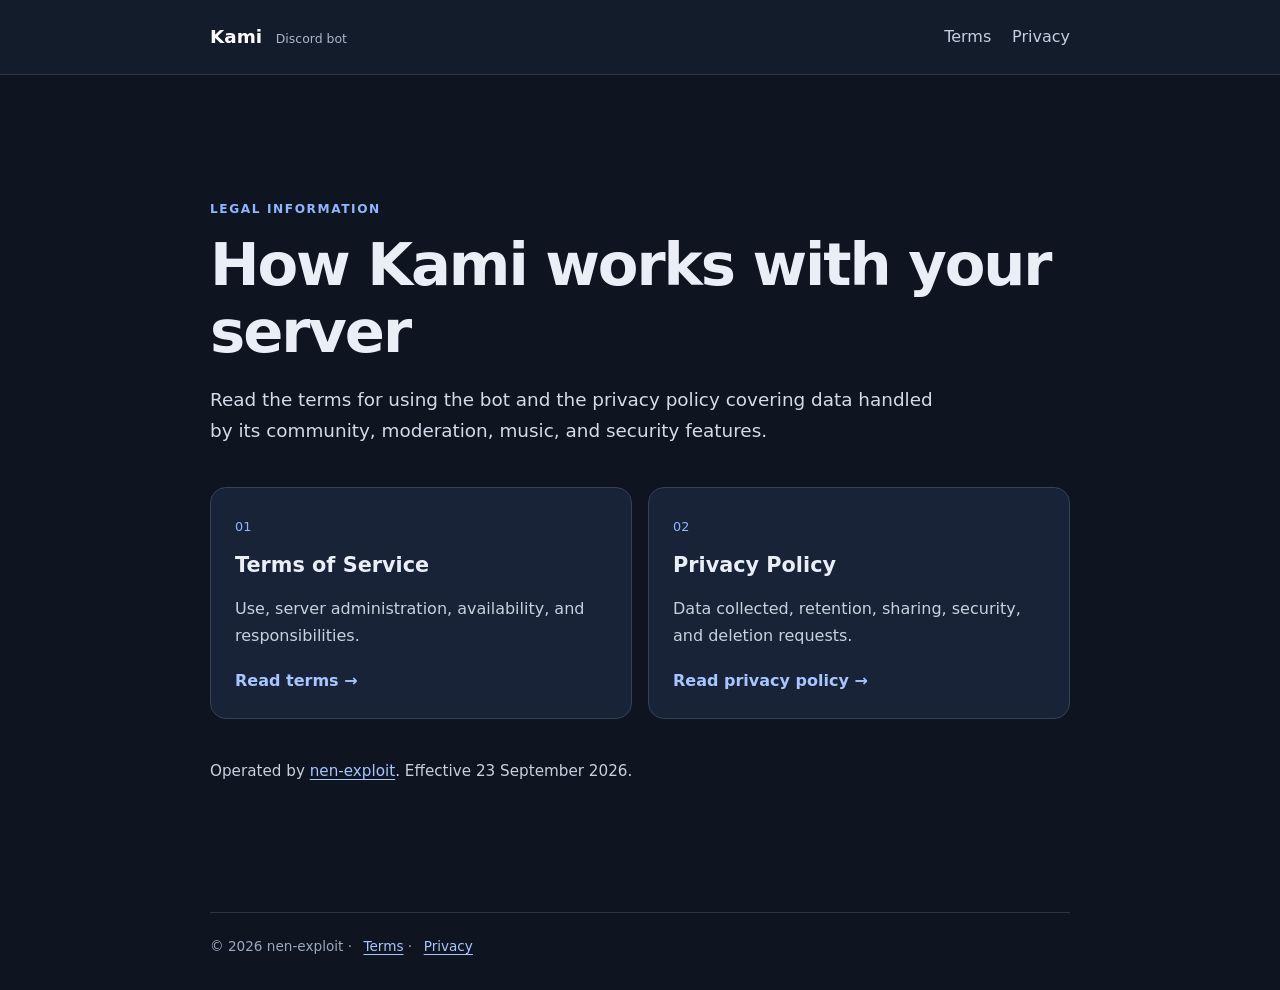
<file: index.html>
<!doctype html>
<html lang="en">
<head>
  <meta charset="utf-8">
  <meta name="viewport" content="width=device-width, initial-scale=1">
  <meta name="description" content="Terms of Service and Privacy Policy for the Kami Discord bot.">
  <title>Kami bot · Legal</title>
  <link rel="stylesheet" href="site.css">
</head>
<body>
  <header class="site-header"><div class="wrap"><a class="brand" href="./">Kami <span>Discord bot</span></a><nav aria-label="Legal pages"><a href="terms.html">Terms</a><a href="privacy.html">Privacy</a></nav></div></header>
  <main class="wrap landing">
    <p class="eyebrow">LEGAL INFORMATION</p>
    <h1>How Kami works with your server</h1>
    <p class="lead">Read the terms for using the bot and the privacy policy covering data handled by its community, moderation, music, and security features.</p>
    <div class="cards">
      <a class="card" href="terms.html"><span>01</span><h2>Terms of Service</h2><p>Use, server administration, availability, and responsibilities.</p><strong>Read terms →</strong></a>
      <a class="card" href="privacy.html"><span>02</span><h2>Privacy Policy</h2><p>Data collected, retention, sharing, security, and deletion requests.</p><strong>Read privacy policy →</strong></a>
    </div>
    <p class="contact">Operated by <a href="https://github.com/nen-exploit">nen-exploit</a>. Effective 23 September 2026.</p>
  </main>
  <footer class="wrap">© 2026 nen-exploit · <a href="terms.html">Terms</a> · <a href="privacy.html">Privacy</a></footer>
</body>
</html>
</file>
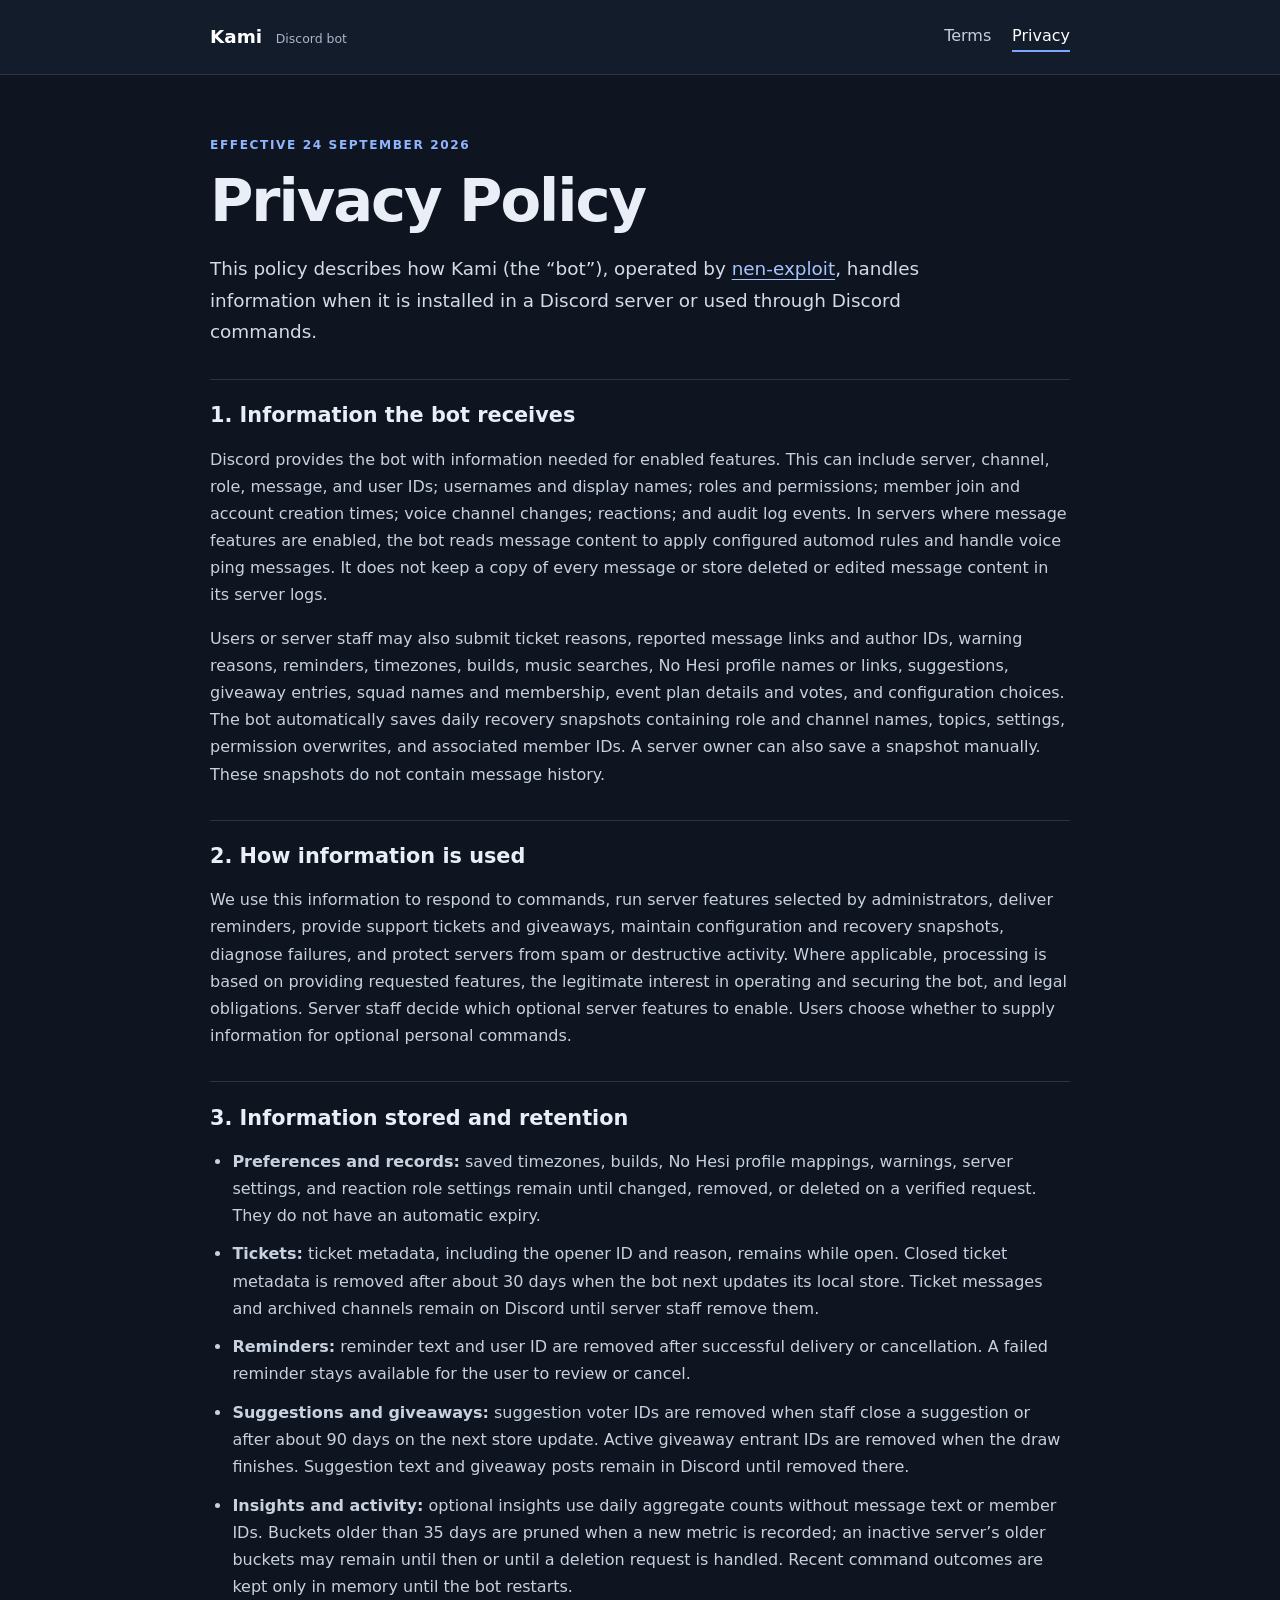
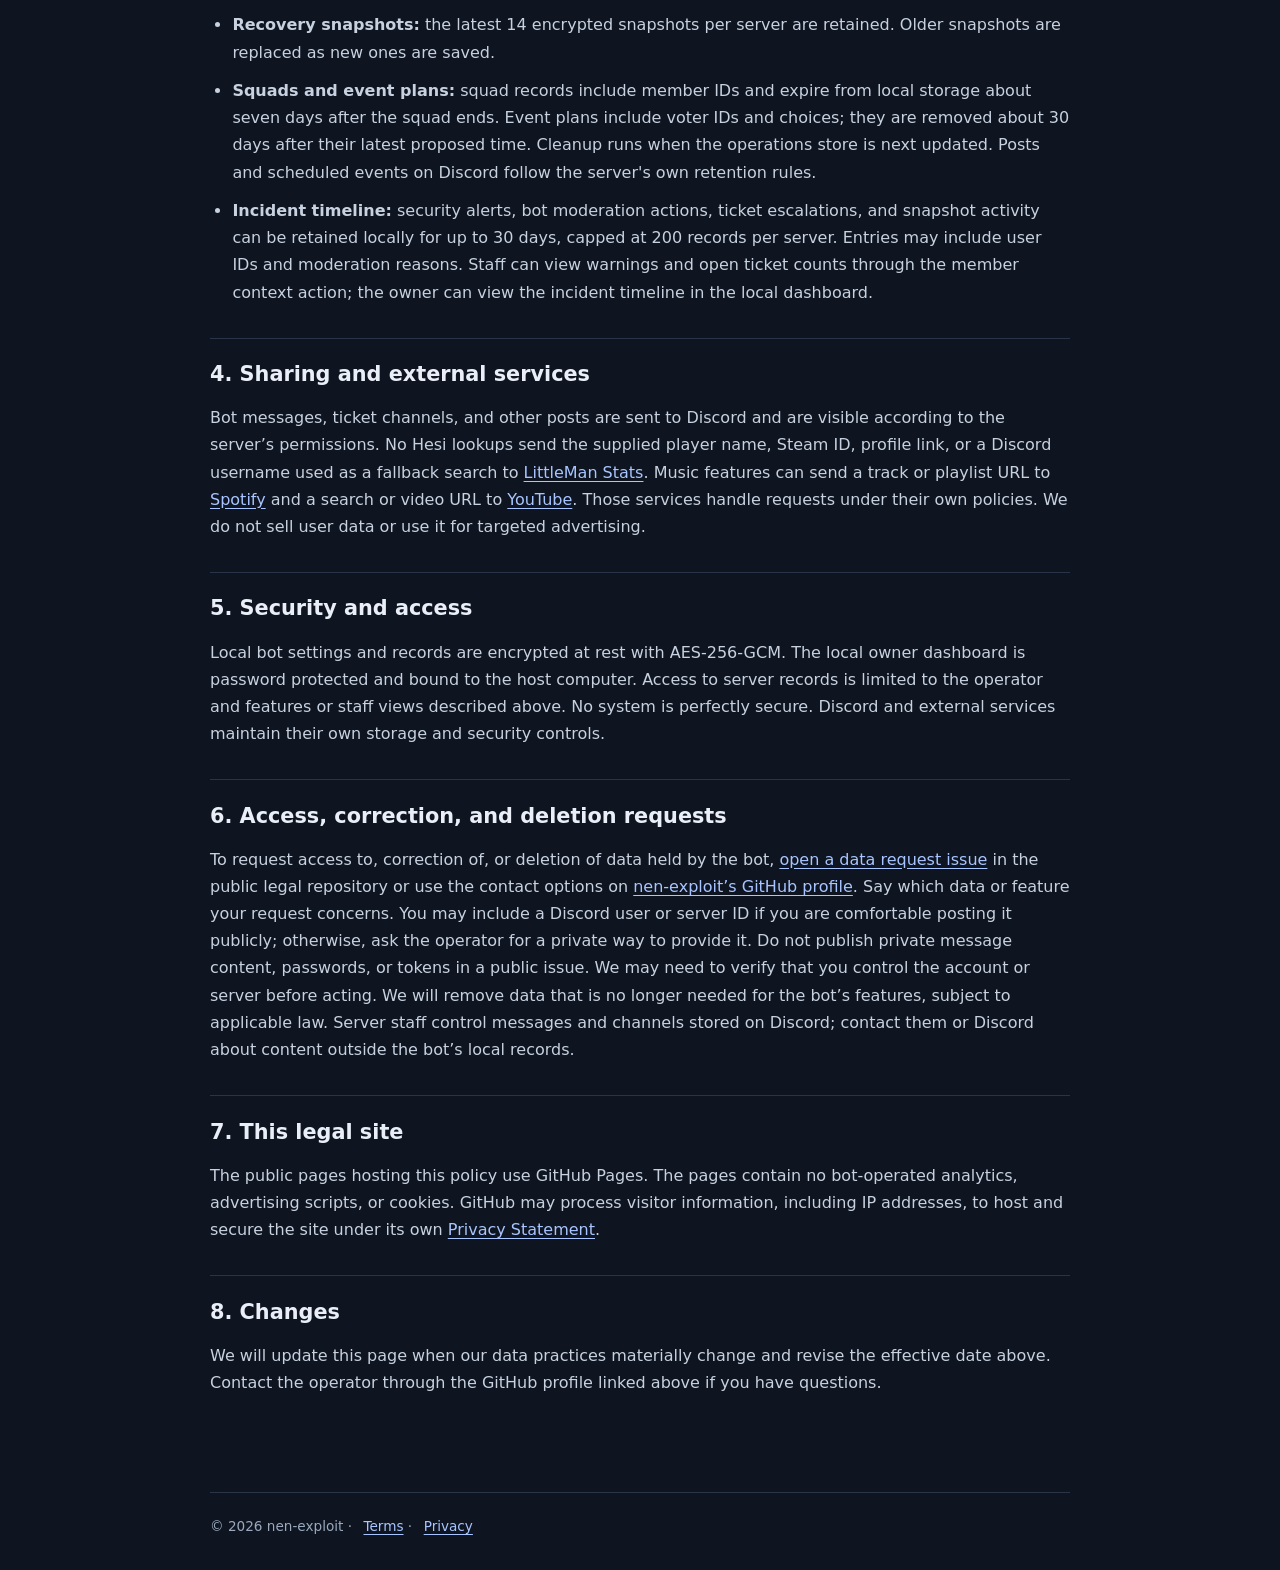
<file: privacy.html>
<!doctype html>
<html lang="en">
<head>
  <meta charset="utf-8">
  <meta name="viewport" content="width=device-width, initial-scale=1">
  <meta name="description" content="Privacy Policy for the Kami Discord bot.">
  <title>Privacy Policy · Kami bot</title>
  <link rel="stylesheet" href="site.css">
</head>
<body>
  <header class="site-header"><div class="wrap"><a class="brand" href="./">Kami <span>Discord bot</span></a><nav aria-label="Legal pages"><a href="terms.html">Terms</a><a aria-current="page" href="privacy.html">Privacy</a></nav></div></header>
  <main class="wrap document">
    <p class="eyebrow">EFFECTIVE 24 SEPTEMBER 2026</p>
    <h1>Privacy Policy</h1>
    <p class="lead">This policy describes how Kami (the “bot”), operated by <a href="https://github.com/nen-exploit">nen-exploit</a>, handles information when it is installed in a Discord server or used through Discord commands.</p>

    <h2>1. Information the bot receives</h2>
    <p>Discord provides the bot with information needed for enabled features. This can include server, channel, role, message, and user IDs; usernames and display names; roles and permissions; member join and account creation times; voice channel changes; reactions; and audit log events. In servers where message features are enabled, the bot reads message content to apply configured automod rules and handle voice ping messages. It does not keep a copy of every message or store deleted or edited message content in its server logs.</p>
    <p>Users or server staff may also submit ticket reasons, reported message links and author IDs, warning reasons, reminders, timezones, builds, music searches, No Hesi profile names or links, suggestions, giveaway entries, squad names and membership, event plan details and votes, and configuration choices. The bot automatically saves daily recovery snapshots containing role and channel names, topics, settings, permission overwrites, and associated member IDs. A server owner can also save a snapshot manually. These snapshots do not contain message history.</p>

    <h2>2. How information is used</h2>
    <p>We use this information to respond to commands, run server features selected by administrators, deliver reminders, provide support tickets and giveaways, maintain configuration and recovery snapshots, diagnose failures, and protect servers from spam or destructive activity. Where applicable, processing is based on providing requested features, the legitimate interest in operating and securing the bot, and legal obligations. Server staff decide which optional server features to enable. Users choose whether to supply information for optional personal commands.</p>

    <h2>3. Information stored and retention</h2>
    <ul>
      <li><strong>Preferences and records:</strong> saved timezones, builds, No Hesi profile mappings, warnings, server settings, and reaction role settings remain until changed, removed, or deleted on a verified request. They do not have an automatic expiry.</li>
      <li><strong>Tickets:</strong> ticket metadata, including the opener ID and reason, remains while open. Closed ticket metadata is removed after about 30 days when the bot next updates its local store. Ticket messages and archived channels remain on Discord until server staff remove them.</li>
      <li><strong>Reminders:</strong> reminder text and user ID are removed after successful delivery or cancellation. A failed reminder stays available for the user to review or cancel.</li>
      <li><strong>Suggestions and giveaways:</strong> suggestion voter IDs are removed when staff close a suggestion or after about 90 days on the next store update. Active giveaway entrant IDs are removed when the draw finishes. Suggestion text and giveaway posts remain in Discord until removed there.</li>
      <li><strong>Insights and activity:</strong> optional insights use daily aggregate counts without message text or member IDs. Buckets older than 35 days are pruned when a new metric is recorded; an inactive server’s older buckets may remain until then or until a deletion request is handled. Recent command outcomes are kept only in memory until the bot restarts.</li>
      <li><strong>Recovery snapshots:</strong> the latest 14 encrypted snapshots per server are retained. Older snapshots are replaced as new ones are saved.</li>
      <li><strong>Squads and event plans:</strong> squad records include member IDs and expire from local storage about seven days after the squad ends. Event plans include voter IDs and choices; they are removed about 30 days after their latest proposed time. Cleanup runs when the operations store is next updated. Posts and scheduled events on Discord follow the server's own retention rules.</li>
      <li><strong>Incident timeline:</strong> security alerts, bot moderation actions, ticket escalations, and snapshot activity can be retained locally for up to 30 days, capped at 200 records per server. Entries may include user IDs and moderation reasons. Staff can view warnings and open ticket counts through the member context action; the owner can view the incident timeline in the local dashboard.</li>
    </ul>

    <h2>4. Sharing and external services</h2>
    <p>Bot messages, ticket channels, and other posts are sent to Discord and are visible according to the server’s permissions. No Hesi lookups send the supplied player name, Steam ID, profile link, or a Discord username used as a fallback search to <a href="https://stats.littleman.dev/">LittleMan Stats</a>. Music features can send a track or playlist URL to <a href="https://www.spotify.com/">Spotify</a> and a search or video URL to <a href="https://www.youtube.com/">YouTube</a>. Those services handle requests under their own policies. We do not sell user data or use it for targeted advertising.</p>

    <h2>5. Security and access</h2>
    <p>Local bot settings and records are encrypted at rest with AES-256-GCM. The local owner dashboard is password protected and bound to the host computer. Access to server records is limited to the operator and features or staff views described above. No system is perfectly secure. Discord and external services maintain their own storage and security controls.</p>

    <h2>6. Access, correction, and deletion requests</h2>
    <p>To request access to, correction of, or deletion of data held by the bot, <a href="https://github.com/nen-exploit/dsv1-legal/issues/new?template=data-request.yml">open a data request issue</a> in the public legal repository or use the contact options on <a href="https://github.com/nen-exploit">nen-exploit’s GitHub profile</a>. Say which data or feature your request concerns. You may include a Discord user or server ID if you are comfortable posting it publicly; otherwise, ask the operator for a private way to provide it. Do not publish private message content, passwords, or tokens in a public issue. We may need to verify that you control the account or server before acting. We will remove data that is no longer needed for the bot’s features, subject to applicable law. Server staff control messages and channels stored on Discord; contact them or Discord about content outside the bot’s local records.</p>

    <h2>7. This legal site</h2>
    <p>The public pages hosting this policy use GitHub Pages. The pages contain no bot-operated analytics, advertising scripts, or cookies. GitHub may process visitor information, including IP addresses, to host and secure the site under its own <a href="https://docs.github.com/en/site-policy/privacy-policies/github-general-privacy-statement">Privacy Statement</a>.</p>

    <h2>8. Changes</h2>
    <p>We will update this page when our data practices materially change and revise the effective date above. Contact the operator through the GitHub profile linked above if you have questions.</p>
  </main>
  <footer class="wrap">© 2026 nen-exploit · <a href="terms.html">Terms</a> · <a href="privacy.html">Privacy</a></footer>
</body>
</html>
</file>
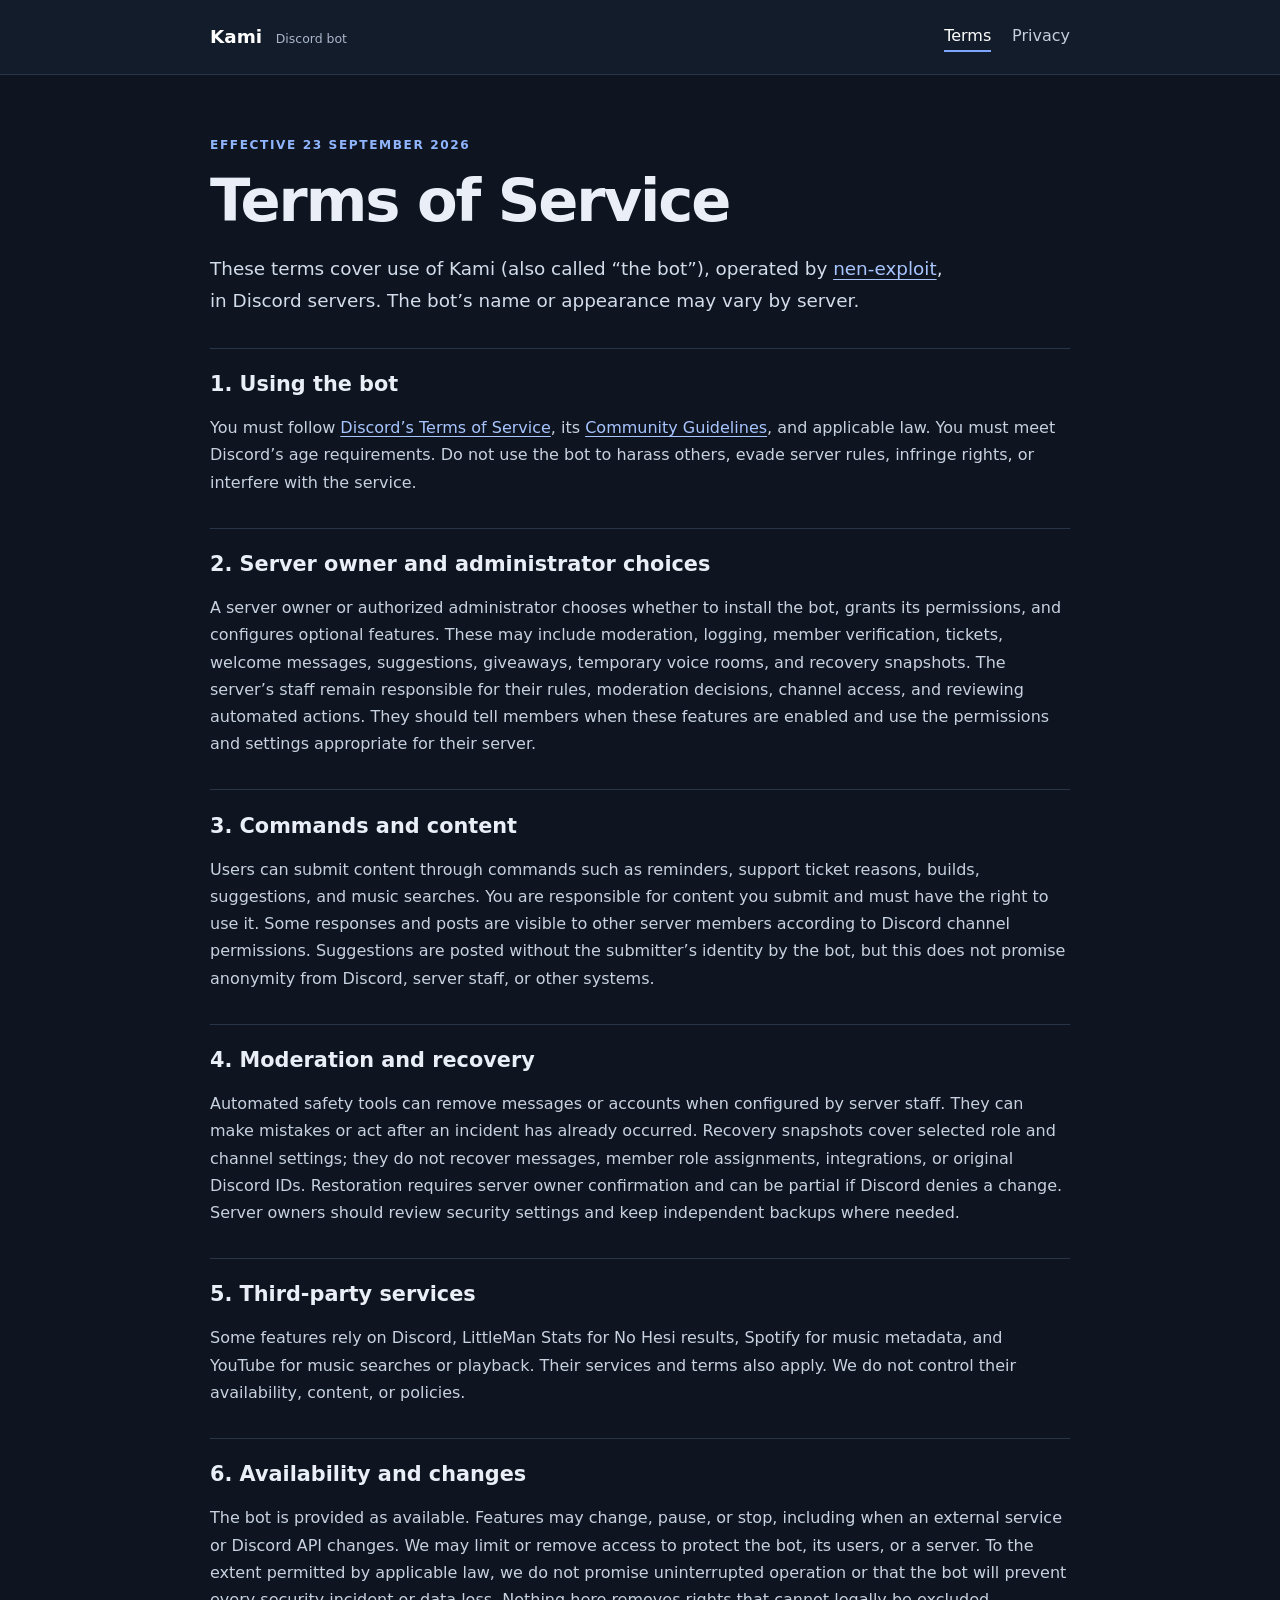
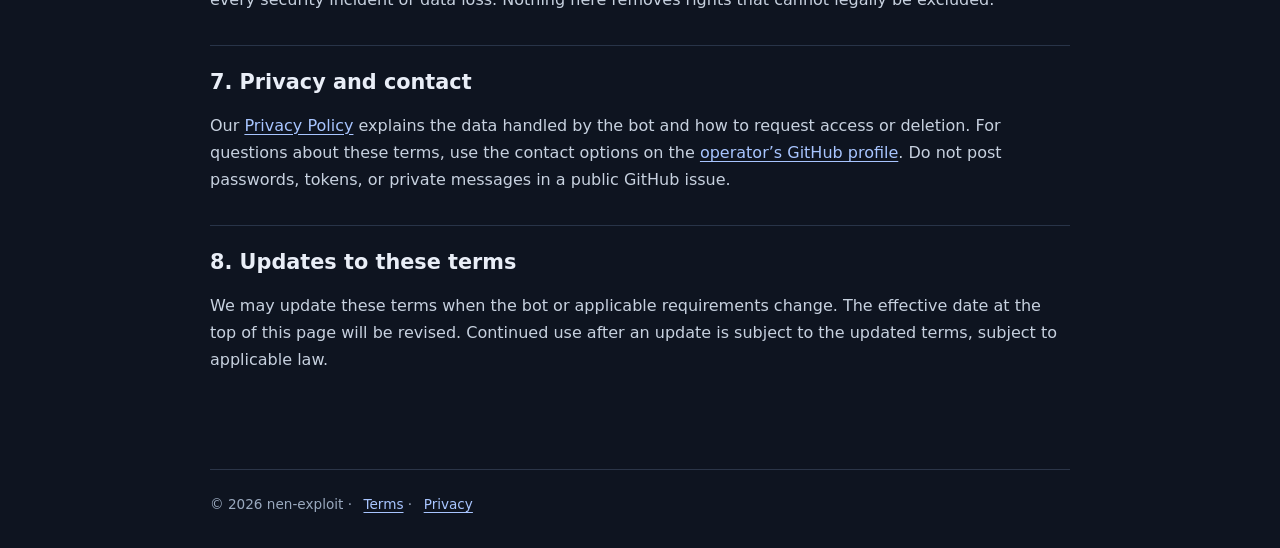
<file: terms.html>
<!doctype html>
<html lang="en">
<head>
  <meta charset="utf-8">
  <meta name="viewport" content="width=device-width, initial-scale=1">
  <meta name="description" content="Terms of Service for the Kami Discord bot.">
  <title>Terms of Service · Kami bot</title>
  <link rel="stylesheet" href="site.css">
</head>
<body>
  <header class="site-header"><div class="wrap"><a class="brand" href="./">Kami <span>Discord bot</span></a><nav aria-label="Legal pages"><a aria-current="page" href="terms.html">Terms</a><a href="privacy.html">Privacy</a></nav></div></header>
  <main class="wrap document">
    <p class="eyebrow">EFFECTIVE 23 SEPTEMBER 2026</p>
    <h1>Terms of Service</h1>
    <p class="lead">These terms cover use of Kami (also called “the bot”), operated by <a href="https://github.com/nen-exploit">nen-exploit</a>, in Discord servers. The bot’s name or appearance may vary by server.</p>

    <h2>1. Using the bot</h2>
    <p>You must follow <a href="https://discord.com/terms">Discord’s Terms of Service</a>, its <a href="https://discord.com/guidelines">Community Guidelines</a>, and applicable law. You must meet Discord’s age requirements. Do not use the bot to harass others, evade server rules, infringe rights, or interfere with the service.</p>

    <h2>2. Server owner and administrator choices</h2>
    <p>A server owner or authorized administrator chooses whether to install the bot, grants its permissions, and configures optional features. These may include moderation, logging, member verification, tickets, welcome messages, suggestions, giveaways, temporary voice rooms, and recovery snapshots. The server’s staff remain responsible for their rules, moderation decisions, channel access, and reviewing automated actions. They should tell members when these features are enabled and use the permissions and settings appropriate for their server.</p>

    <h2>3. Commands and content</h2>
    <p>Users can submit content through commands such as reminders, support ticket reasons, builds, suggestions, and music searches. You are responsible for content you submit and must have the right to use it. Some responses and posts are visible to other server members according to Discord channel permissions. Suggestions are posted without the submitter’s identity by the bot, but this does not promise anonymity from Discord, server staff, or other systems.</p>

    <h2>4. Moderation and recovery</h2>
    <p>Automated safety tools can remove messages or accounts when configured by server staff. They can make mistakes or act after an incident has already occurred. Recovery snapshots cover selected role and channel settings; they do not recover messages, member role assignments, integrations, or original Discord IDs. Restoration requires server owner confirmation and can be partial if Discord denies a change. Server owners should review security settings and keep independent backups where needed.</p>

    <h2>5. Third-party services</h2>
    <p>Some features rely on Discord, LittleMan Stats for No Hesi results, Spotify for music metadata, and YouTube for music searches or playback. Their services and terms also apply. We do not control their availability, content, or policies.</p>

    <h2>6. Availability and changes</h2>
    <p>The bot is provided as available. Features may change, pause, or stop, including when an external service or Discord API changes. We may limit or remove access to protect the bot, its users, or a server. To the extent permitted by applicable law, we do not promise uninterrupted operation or that the bot will prevent every security incident or data loss. Nothing here removes rights that cannot legally be excluded.</p>

    <h2>7. Privacy and contact</h2>
    <p>Our <a href="privacy.html">Privacy Policy</a> explains the data handled by the bot and how to request access or deletion. For questions about these terms, use the contact options on the <a href="https://github.com/nen-exploit">operator’s GitHub profile</a>. Do not post passwords, tokens, or private messages in a public GitHub issue.</p>

    <h2>8. Updates to these terms</h2>
    <p>We may update these terms when the bot or applicable requirements change. The effective date at the top of this page will be revised. Continued use after an update is subject to the updated terms, subject to applicable law.</p>
  </main>
  <footer class="wrap">© 2026 nen-exploit · <a href="terms.html">Terms</a> · <a href="privacy.html">Privacy</a></footer>
</body>
</html>
</file>
<file: site.css>
:root { color-scheme: dark; font-family: system-ui, -apple-system, BlinkMacSystemFont, "Segoe UI", sans-serif; background: #0e1420; color: #e9eef7; }
* { box-sizing: border-box; }
body { margin: 0; line-height: 1.7; }
a { color: #a8c5ff; text-underline-offset: .2em; }
a:hover { color: #d4e2ff; }
.wrap { width: min(100% - 2.5rem, 860px); margin-inline: auto; }
.site-header { border-bottom: 1px solid #2b3548; background: #131c2b; }
.site-header .wrap { display: flex; align-items: center; justify-content: space-between; gap: 1rem; min-height: 74px; }
.brand { color: #fff; font-size: 1.15rem; font-weight: 750; text-decoration: none; }
.brand span { color: #a9b6ca; font-size: .78rem; font-weight: 500; margin-left: .45rem; }
nav { display: flex; gap: 1.3rem; }
nav a { color: #c4cfdf; text-decoration: none; }
nav a[aria-current] { color: #fff; border-bottom: 2px solid #7da7ff; }
.eyebrow { color: #90b5ff; font-size: .76rem; font-weight: 750; letter-spacing: .13em; }
h1 { font-size: clamp(2.15rem, 6vw, 3.7rem); line-height: 1.13; letter-spacing: -.035em; margin: .5rem 0 1rem; }
h2 { font-size: 1.3rem; line-height: 1.3; margin: 2rem 0 .5rem; }
p, li { color: #c7d1df; }
.lead { font-size: 1.15rem; color: #d2dceb; max-width: 740px; }
.landing { padding-block: clamp(3rem, 10vw, 7rem); }
.cards { display: grid; grid-template-columns: repeat(2, minmax(0, 1fr)); gap: 1rem; margin: 2.5rem 0; }
.card { display: block; background: #182338; border: 1px solid #344157; border-radius: 16px; padding: 1.5rem; color: #e9eef7; text-decoration: none; }
.card:hover { border-color: #88aaf2; background: #1d2b44; }
.card span { color: #90b5ff; font-size: .8rem; }
.card h2 { margin: .8rem 0 .4rem; }
.card p { min-height: 3.5rem; }
.card strong { color: #a8c5ff; }
.contact { font-size: .95rem; }
.document { padding-block: 3rem 5rem; }
.document h2 { border-top: 1px solid #283448; padding-top: 1.4rem; }
.document ul { padding-left: 1.4rem; }
.document li { margin-bottom: .7rem; }
footer { border-top: 1px solid #2b3548; padding-block: 1.4rem 2rem; color: #9aa9be; font-size: .85rem; }
footer a { margin-left: .45rem; }
@media (max-width: 620px) { .cards { grid-template-columns: 1fr; } .site-header .wrap { flex-wrap: wrap; padding-block: 1rem; } }
</file>
